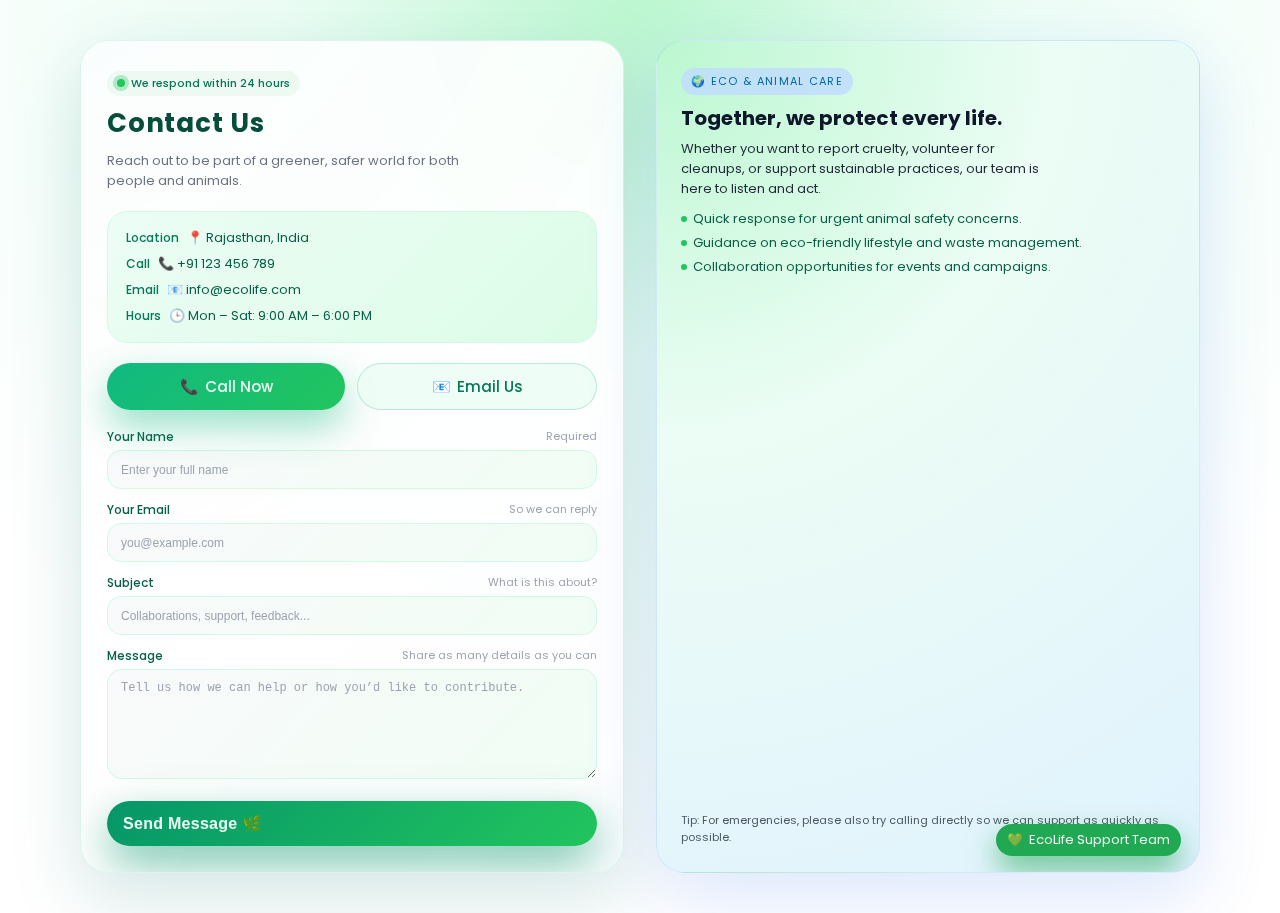
<file: frontend/src/components/contact.html>
<!DOCTYPE html>
<html lang="en">
<head>
  <meta charset="UTF-8">
  <title>Contact Us | EcoLife</title>
  <meta name="viewport" content="width=device-width, initial-scale=1.0">

  <!-- Poppins Font -->
  <link href="https://fonts.googleapis.com/css2?family=Poppins:wght@300;400;500;600&display=swap" rel="stylesheet">

  <!-- External CSS -->
  <link rel="stylesheet" href="../css/components/contact.css">
</head>

<body>
  <main class="page-shell">
    <!-- LEFT: Main contact card -->
    <section class="contact-card">
      <div class="contact-card-inner">
        <div class="badge">
          <span class="badge-dot"></span>
          We respond within 24 hours
        </div>

        <h2>Contact Us</h2>
        <p class="subtitle">
          Reach out to be part of a greener, safer world for both people and animals.
        </p>

        <div class="contact-info">
          <div class="contact-info-row">
            <span class="contact-label">Location</span>
            <span class="contact-value">📍 Rajasthan, India</span>
          </div>
          <div class="contact-info-row">
            <span class="contact-label">Call</span>
            <span class="contact-value">📞 +91 123 456 789</span>
          </div>
          <div class="contact-info-row">
            <span class="contact-label">Email</span>
            <span class="contact-value">📧 info@ecolife.com</span>
          </div>
          <div class="contact-info-row">
            <span class="contact-label">Hours</span>
            <span class="contact-value">🕒 Mon – Sat: 9:00 AM – 6:00 PM</span>
          </div>
        </div>

        <!-- CALL & EMAIL -->
        <div class="actions">
          <a class="pill-btn pill-primary" href="tel:+91123456789">
            <span>📞</span>
            <span>Call Now</span>
          </a>
          <a class="pill-btn pill-ghost" href="mailto:info@ecolife.com">
            <span>📧</span>
            <span>Email Us</span>
          </a>
        </div>

        <!-- DIRECT EMAIL FORM -->
        <form action="mailto:info@ecolife.com" method="post" enctype="text/plain">
          <div class="field">
            <label>
              Your Name
              <span class="hint">Required</span>
            </label>
            <input type="text" name="Name" placeholder="Enter your full name" required>
          </div>

          <div class="field">
            <label>
              Your Email
              <span class="hint">So we can reply</span>
            </label>
            <input type="email" name="Email" placeholder="you@example.com" required>
          </div>

          <div class="field">
            <label>
              Subject
              <span class="hint">What is this about?</span>
            </label>
            <input type="text" name="Subject" placeholder="Collaborations, support, feedback..." required>
          </div>

          <div class="field">
            <label>
              Message
              <span class="hint">Share as many details as you can</span>
            </label>
            <textarea name="Message" placeholder="Tell us how we can help or how you’d like to contribute." required></textarea>
          </div>

          <button type="submit">
            <span>Send Message 🌿</span>
          </button>
        </form>
      </div>
    </section>

    <!-- RIGHT: Visual / reassurance panel -->
    <aside class="side-panel">
      <div>
        <div class="side-badge">
          🌍 Eco & Animal Care
        </div>
        <h3 class="side-title">Together, we protect every life.</h3>
        <p class="side-text">
          Whether you want to report cruelty, volunteer for cleanups, or support sustainable practices, our team is here to listen and act.
        </p>

        <ul class="side-list">
          <li>
            <span class="side-bullet"></span>
            Quick response for urgent animal safety concerns.
          </li>
          <li>
            <span class="side-bullet"></span>
            Guidance on eco-friendly lifestyle and waste management.
          </li>
          <li>
            <span class="side-bullet"></span>
            Collaboration opportunities for events and campaigns.
          </li>
        </ul>
      </div>

      <p class="mini-note">
        Tip: For emergencies, please also try calling directly so we can support as quickly as possible.
      </p>

      <div class="floating-badge">
        <span>💚</span>
        <span>EcoLife Support Team</span>
      </div>
    </aside>
  </main>
</body>
</html>
</file>
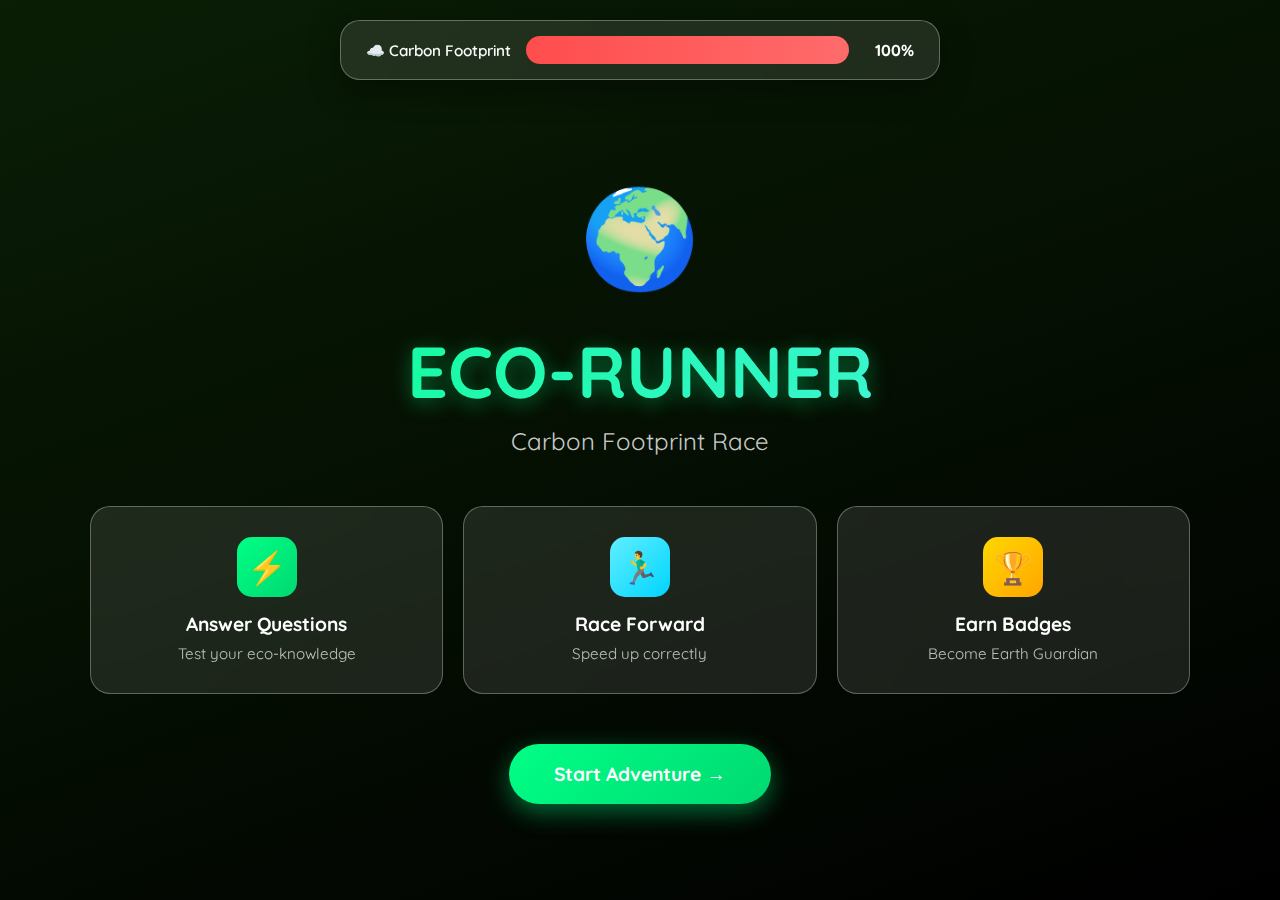
<file: frontend/src/pages/carbon-race.html>
<!DOCTYPE html>
<html lang="en">
<head>
    <meta charset="UTF-8">
    <meta name="viewport" content="width=device-width, initial-scale=1.0">
    <title>Eco-Runner: Carbon Race</title>
    <link href="https://fonts.googleapis.com/css2?family=Quicksand:wght@400;500;600;700&display=swap" rel="stylesheet">
    <link rel="stylesheet" href="../css/pages/carbon-race.css">
</head>
<body>
    <!-- Carbon Meter Fixed Top -->
    <div class="carbon-meter-fixed">
        <div class="meter-container">
            <span class="meter-label">☁️ Carbon Footprint</span>
            <div class="meter-bar">
                <div id="carbonFill" class="meter-fill"></div>
            </div>
            <span id="carbonValue" class="meter-value">100%</span>
        </div>
    </div>

    <!-- Main App -->
    <div class="app">
        
        <!-- Welcome Screen -->
        <div id="welcomeScreen" class="screen active">
            <div class="welcome-content">
                <div class="logo-badge">
                    <span class="badge-icon">🌍</span>
                </div>
                <h1 class="title">ECO-RUNNER</h1>
                <p class="subtitle">Carbon Footprint Race</p>

                <div class="features">
                    <div class="feature-card">
                        <div class="feature-icon green">⚡</div>
                        <h3>Answer Questions</h3>
                        <p>Test your eco-knowledge</p>
                    </div>
                    <div class="feature-card">
                        <div class="feature-icon cyan">🏃‍♂️</div>
                        <h3>Race Forward</h3>
                        <p>Speed up correctly</p>
                    </div>
                    <div class="feature-card">
                        <div class="feature-icon gold">🏆</div>
                        <h3>Earn Badges</h3>
                        <p>Become Earth Guardian</p>
                    </div>
                </div>

                <button id="startBtn" class="btn-primary">
                    Start Adventure →
                </button>
            </div>
        </div>

        <!-- Game Screen -->
        <div id="gameScreen" class="screen">
            <!-- Stats -->
            <div class="stats">
                <div class="stat-card">
                    <div class="stat-icon green">📍</div>
                    <div class="stat-info">
                        <span class="stat-label">Distance</span>
                        <span id="distanceValue" class="stat-value">0%</span>
                    </div>
                </div>
                <div class="stat-card">
                    <div class="stat-icon cyan">✅</div>
                    <div class="stat-info">
                        <span class="stat-label">Correct</span>
                        <span id="correctValue" class="stat-value">0</span>
                    </div>
                </div>
                <div class="stat-card">
                    <div class="stat-icon gold">⭐</div>
                    <div class="stat-info">
                        <span class="stat-label">Score</span>
                        <span id="scoreValue" class="stat-value">0</span>
                    </div>
                </div>
            </div>

            <!-- Race Track -->
            <div class="track">
                <div id="parallax" class="parallax-layer">
                    <span class="tree">🌲</span>
                    <span class="tree">🌳</span>
                    <span class="tree">🌲</span>
                    <span class="tree">🌳</span>
                    <span class="tree">🌲</span>
                </div>
                <div class="track-road"></div>
                <div id="hero" class="hero">🏃‍➡️</div>
                <div class="finish">🏁</div>
            </div>

            <p id="gameMsg" class="game-msg"></p>
        </div>

        <!-- Result Screen -->
        <div id="resultScreen" class="screen">
            <div class="certificate">
                <div class="cert-badge">
                    <span id="badgeEmoji" class="cert-emoji">🏆</span>
                </div>
                <h2 id="badgeTitle" class="cert-title">Earth Guardian</h2>
                <p id="badgeDesc" class="cert-desc">You're an eco-champion!</p>

                <div class="cert-stats">
                    <div class="cert-stat">
                        <span class="cert-label">Carbon</span>
                        <span id="finalCarbon" class="cert-value">45%</span>
                    </div>
                    <div class="cert-stat">
                        <span class="cert-label">Questions</span>
                        <span id="finalCorrect" class="cert-value">4/5</span>
                    </div>
                    <div class="cert-stat">
                        <span class="cert-label">Score</span>
                        <span id="finalScore" class="cert-value">220</span>
                    </div>
                </div>

                <button id="restartBtn" class="btn-primary">
                    Play Again 🔄
                </button>
            </div>
        </div>

    </div>

    <!-- Question Modal -->
    <div id="modal" class="modal">
        <div class="modal-bg"></div>
        <div class="modal-box">
            <div class="modal-header">
                <div class="modal-icon">🌍</div>
                <h3>Eco Question</h3>
            </div>
            <p id="questionText" class="question"></p>
            <div id="options" class="options"></div>
            <div id="feedback" class="feedback"></div>
        </div>
    </div>

    <script src="../js/pages/carbon-race.js"></script>
</body>
</html>
</file>
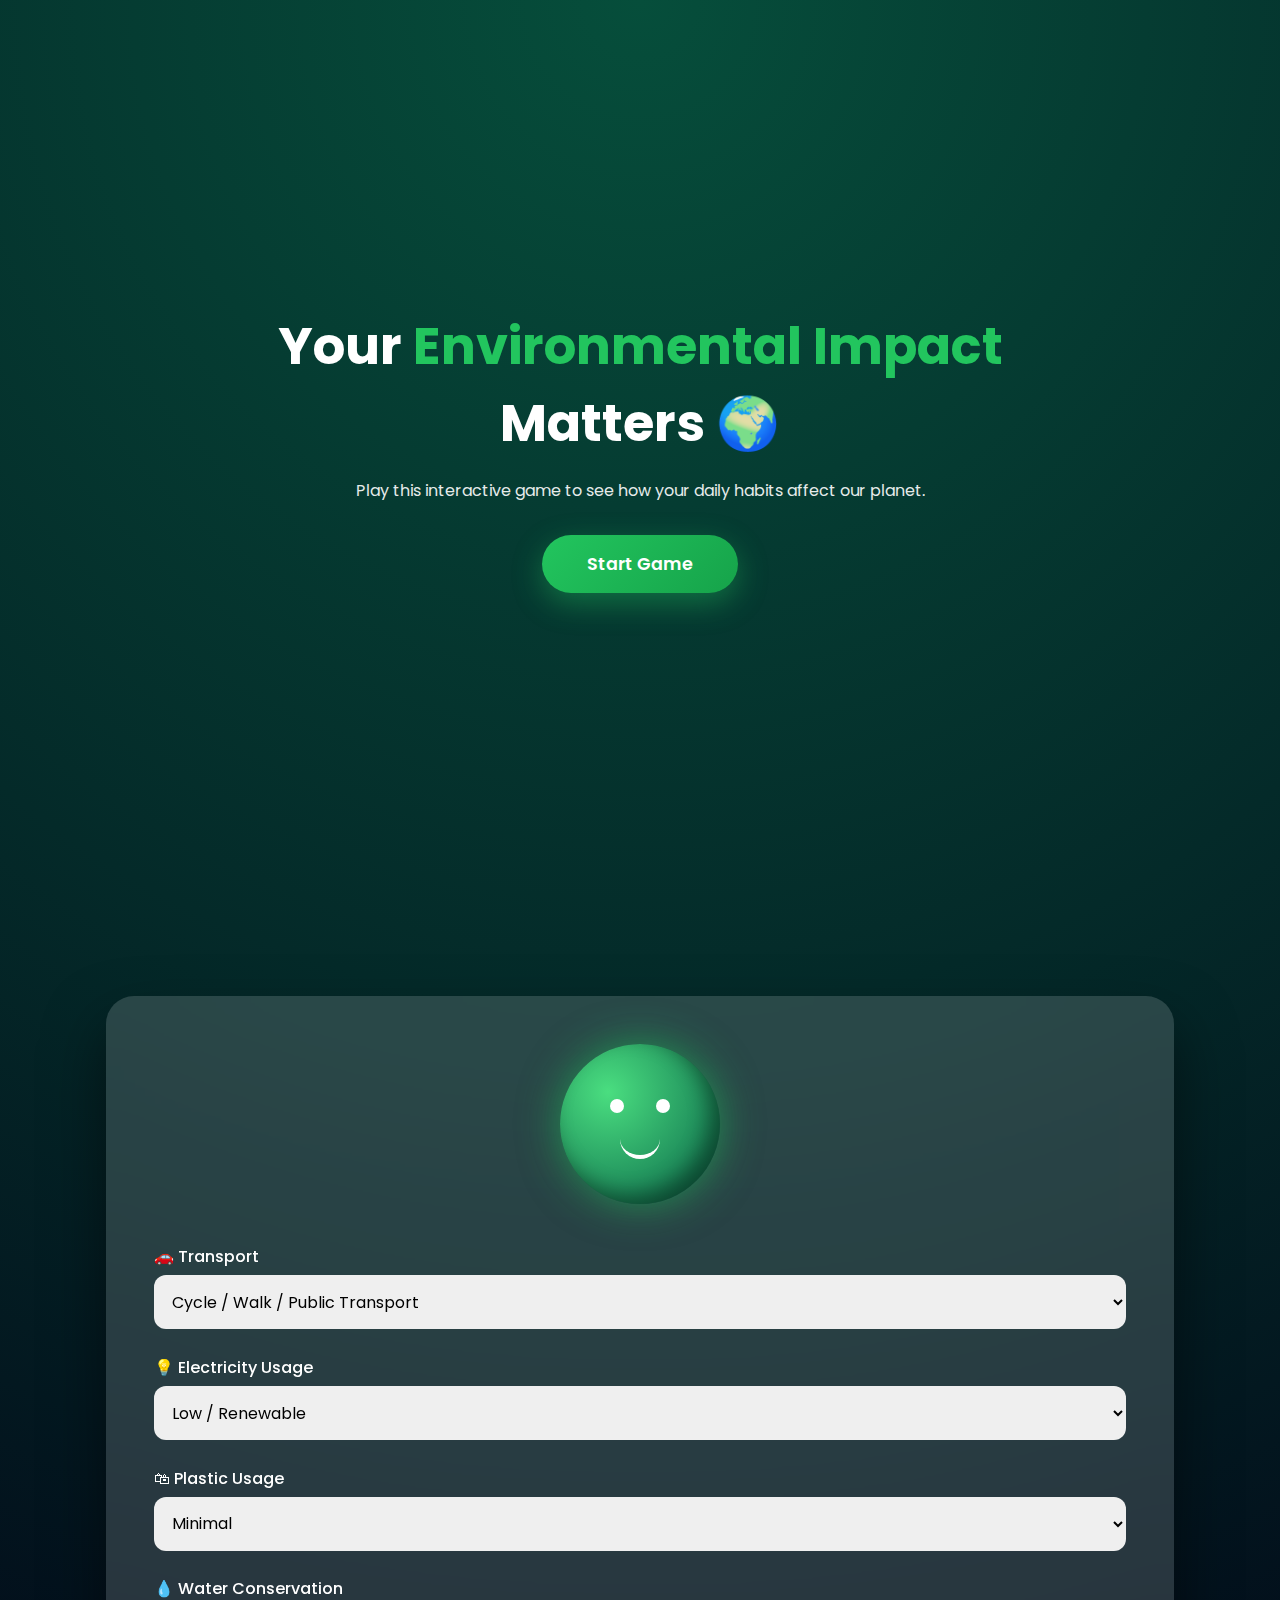
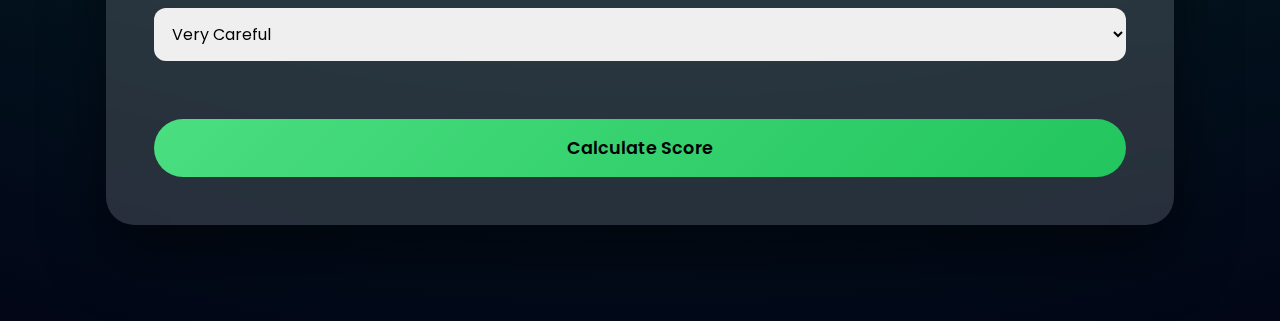
<file: frontend/src/pages/environment-game.html>
<!DOCTYPE html>
<html lang="en">
<head>
<meta charset="UTF-8">
<meta name="viewport" content="width=device-width, initial-scale=1.0">
<title>EcoLife | Environment Score Game</title>

<link href="https://fonts.googleapis.com/css2?family=Poppins:wght@300;400;600;700&display=swap" rel="stylesheet">

<style>
:root {
  --green: #22c55e;
  --dark: #020617;
  --glass: rgba(255,255,255,0.15);
}

* {
  margin: 0;
  padding: 0;
  box-sizing: border-box;
  font-family: "Poppins", sans-serif;
}

body {
  background: radial-gradient(circle at top, #064e3b, #020617);
  color: #fff;
  min-height: 100vh;
  overflow-x: hidden;
}

/* ================= HERO ================= */
.hero {
  min-height: 100vh;
  display: flex;
  align-items: center;
  justify-content: center;
  text-align: center;
  padding: 4rem 1rem;
}

.hero-box {
  max-width: 850px;
  animation: fadeUp 1.2s ease;
}

.hero h1 {
  font-size: 3.2rem;
  margin-bottom: 1rem;
}

.hero span {
  color: var(--green);
}

.hero p {
  opacity: 0.9;
  margin-bottom: 2rem;
}

.start-btn {
  padding: 1rem 2.8rem;
  border-radius: 50px;
  border: none;
  font-size: 1.1rem;
  font-weight: 600;
  cursor: pointer;
  background: linear-gradient(135deg, #22c55e, #16a34a);
  color: white;
  box-shadow: 0 10px 30px rgba(34,197,94,0.4);
  transition: transform 0.3s ease;
}

.start-btn:hover {
  transform: scale(1.08);
}

/* ================= GAME ================= */
section {
  padding: 6rem 1rem;
  max-width: 1100px;
  margin: auto;
}

.game-card {
  background: var(--glass);
  backdrop-filter: blur(20px);
  border-radius: 28px;
  padding: 3rem;
  box-shadow: 0 30px 60px rgba(0,0,0,0.5);
  animation: fadeUp 1.4s ease;
}

/* ================= EARTH AVATAR ================= */
.earth-wrapper {
  text-align: center;
  margin-bottom: 2.5rem;
  position: relative;
}

.earth {
  width: 160px;
  height: 160px;
  border-radius: 50%;
  background: radial-gradient(circle at 30% 30%, #4ade80, #065f46);
  margin: auto;
  position: relative;
  box-shadow: inset -10px -10px 20px rgba(0,0,0,0.4),
              0 0 40px rgba(34,197,94,0.6);
  transition: all 0.5s ease;
}

.earth::before,
.earth::after {
  content: "";
  position: absolute;
  background: #fff;
  border-radius: 50%;
}

.earth::before {
  width: 14px;
  height: 14px;
  top: 55px;
  left: 50px;
}

.earth::after {
  width: 14px;
  height: 14px;
  top: 55px;
  right: 50px;
}

.mouth {
  width: 40px;
  height: 20px;
  border-bottom: 4px solid #fff;
  border-radius: 0 0 40px 40px;
  position: absolute;
  bottom: 45px;
  left: 50%;
  transform: translateX(-50%);
  transition: all 0.4s ease;
}

.earth.sad .mouth {
  border-bottom: none;
  border-top: 4px solid #fff;
  top: 90px;
}

.earth.cracked {
  background: radial-gradient(circle, #555, #111);
  box-shadow: inset -10px -10px 20px rgba(0,0,0,0.7);
}

.crack {
  position: absolute;
  width: 3px;
  height: 100px;
  background: #222;
  top: 30px;
  left: 50%;
  transform: translateX(-50%);
  display: none;
}

.earth.cracked .crack {
  display: block;
}

/* ================= QUESTIONS ================= */
.question {
  margin-bottom: 1.6rem;
}

label {
  display: block;
  margin-bottom: 0.4rem;
  font-weight: 500;
}

select {
  width: 100%;
  padding: 0.9rem;
  border-radius: 12px;
  border: none;
  font-size: 1rem;
}

/* ================= BUTTON ================= */
.calculate-btn {
  margin-top: 2rem;
  width: 100%;
  padding: 1rem;
  border-radius: 50px;
  border: none;
  font-size: 1.1rem;
  font-weight: 600;
  cursor: pointer;
  background: linear-gradient(135deg, #4ade80, #22c55e);
}

/* ================= RESULT ================= */
.result {
  margin-top: 2.5rem;
  text-align: center;
  display: none;
}

.score {
  font-size: 3.2rem;
  font-weight: 700;
  color: var(--green);
}

.badge {
  margin-top: 0.5rem;
  font-weight: 600;
}

.tip {
  margin-top: 1rem;
  font-size: 0.95rem;
  opacity: 0.9;
}

/* ================= PROGRESS ================= */
.progress {
  margin-top: 1.5rem;
  height: 12px;
  background: rgba(255,255,255,0.2);
  border-radius: 10px;
  overflow: hidden;
}

.progress-bar {
  height: 100%;
  width: 0;
  background: linear-gradient(90deg, #22c55e, #84cc16);
  transition: width 1s ease;
}

/* ================= ANIMATIONS ================= */
@keyframes fadeUp {
  from { opacity: 0; transform: translateY(40px); }
  to { opacity: 1; transform: translateY(0); }
}
</style>
</head>

<body>

<!-- HERO -->
<div class="hero">
  <div class="hero-box">
    <h1>Your <span>Environmental Impact</span> Matters 🌍</h1>
    <p>Play this interactive game to see how your daily habits affect our planet.</p>
    <button class="start-btn" onclick="document.getElementById('game').scrollIntoView({behavior:'smooth'})">
      Start Game
    </button>
  </div>
</div>

<!-- GAME -->
<section id="game">
  <div class="game-card">

    <!-- EARTH -->
    <div class="earth-wrapper">
      <div class="earth" id="earth">
        <div class="mouth"></div>
        <div class="crack"></div>
      </div>
    </div>

    <!-- QUESTIONS -->
    <div class="question">
      <label>🚗 Transport</label>
      <select id="transport">
        <option value="10">Cycle / Walk / Public Transport</option>
        <option value="5">Occasional Car</option>
        <option value="0">Daily Car</option>
      </select>
    </div>

    <div class="question">
      <label>💡 Electricity Usage</label>
      <select id="electricity">
        <option value="10">Low / Renewable</option>
        <option value="5">Moderate</option>
        <option value="0">High</option>
      </select>
    </div>

    <div class="question">
      <label>🛍 Plastic Usage</label>
      <select id="plastic">
        <option value="10">Minimal</option>
        <option value="5">Occasional</option>
        <option value="0">High</option>
      </select>
    </div>

    <div class="question">
      <label>💧 Water Conservation</label>
      <select id="water">
        <option value="10">Very Careful</option>
        <option value="5">Average</option>
        <option value="0">Wasteful</option>
      </select>
    </div>

    <button class="calculate-btn" onclick="calculateScore()">Calculate Score</button>

    <!-- RESULT -->
    <div class="result" id="result">
      <div class="score" id="score">0</div>
      <div class="badge" id="badge"></div>
      <div class="tip" id="tip"></div>

      <div class="progress">
        <div class="progress-bar" id="progressBar"></div>
      </div>
    </div>

  </div>
</section>

<script>
function calculateScore() {
  const total =
    +transport.value +
    +electricity.value +
    +plastic.value +
    +water.value;

  const earth = document.getElementById("earth");
  const result = document.getElementById("result");

  document.getElementById("score").innerText = total;
  document.getElementById("progressBar").style.width = total + "%";
  result.style.display = "block";

  earth.classList.remove("sad", "cracked");

  if (total >= 35) {
    document.getElementById("badge").innerText = "🌟 Eco Hero";
    document.getElementById("tip").innerText = "Amazing! You're protecting the planet.";
  } else if (total >= 20) {
    document.getElementById("badge").innerText = "🌱 Green Learner";
    document.getElementById("tip").innerText = "Good job! Small improvements can make you an Eco Hero.";
  } else {
    document.getElementById("badge").innerText = "⚠️ Earth Needs Help";
    document.getElementById("tip").innerText = "Reduce waste, save energy, and protect nature.";
    earth.classList.add("sad", "cracked");
  }
}
</script>

</body>
</html>
</file>
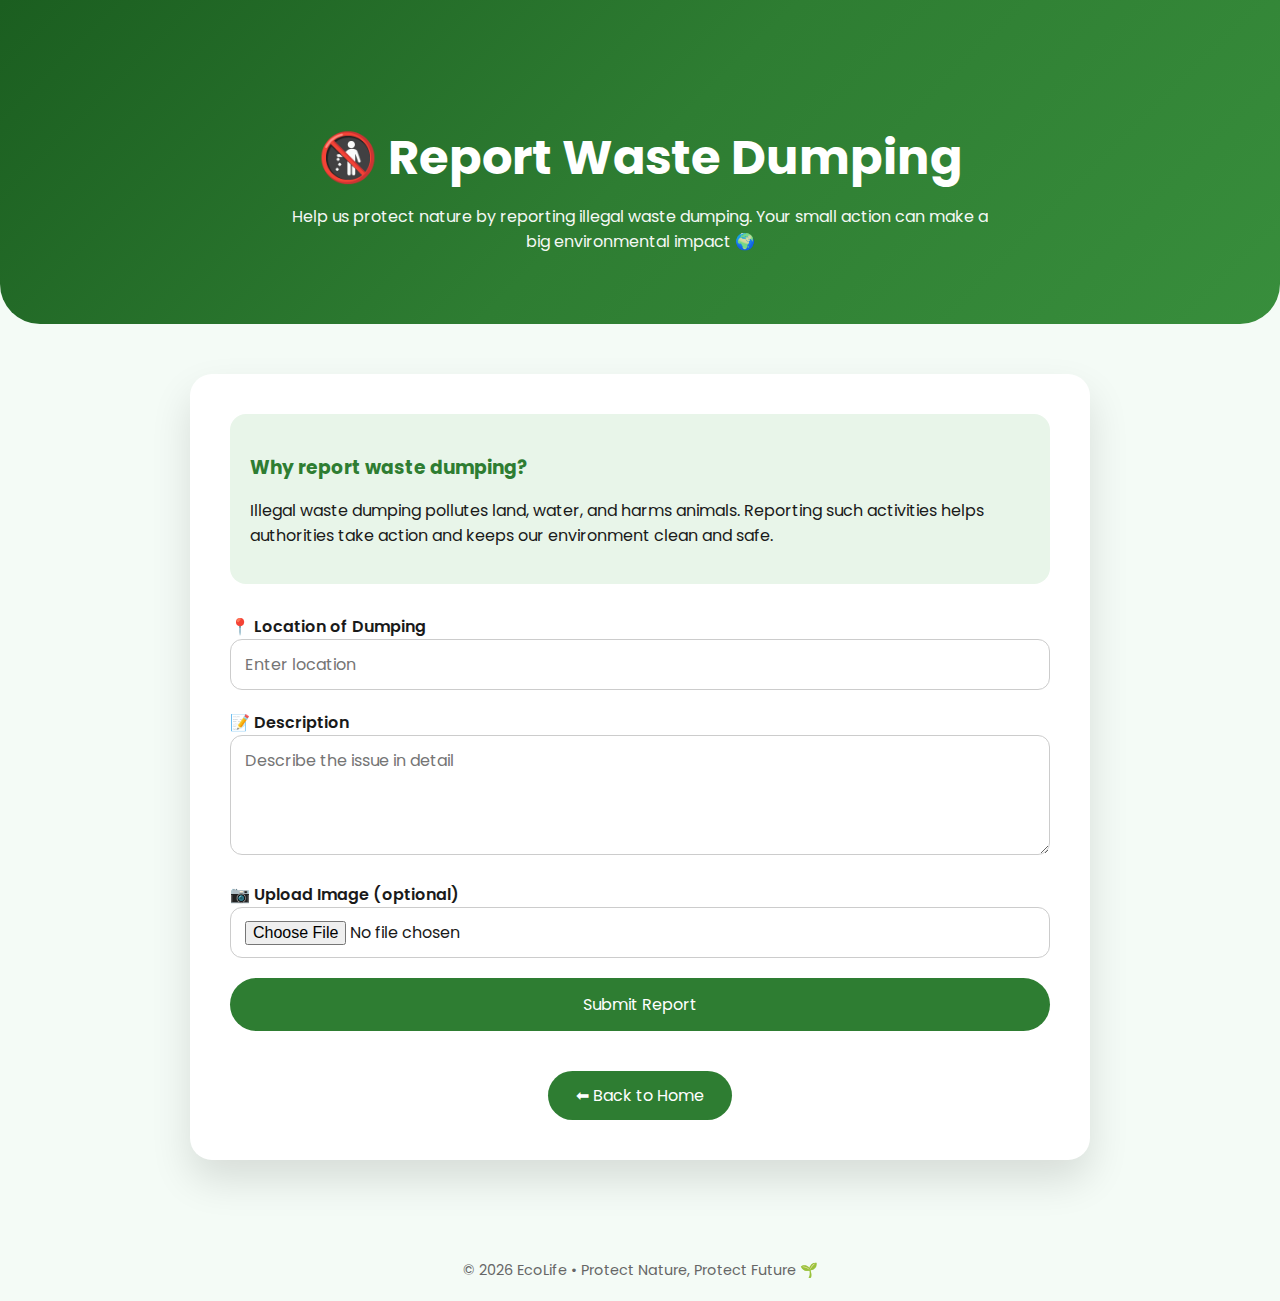
<file: frontend/src/pages/report-dumping.html>
<!-- report-dumping.html -->
 <!DOCTYPE html>
<html lang="en">
<head>
  <meta charset="UTF-8" />
  <title>Report Waste Dumping | EcoLife</title>
  <meta name="viewport" content="width=device-width, initial-scale=1.0" />

  <!-- Google Font -->
  <link href="https://fonts.googleapis.com/css2?family=Poppins:wght@400;600;700&display=swap" rel="stylesheet">

  <!-- Icons -->
  <link rel="stylesheet" href="https://cdnjs.cloudflare.com/ajax/libs/font-awesome/6.5.0/css/all.min.css">

  <style>
    :root {
      --green: #2e7d32;
      --green-dark: #1b5e20;
      --green-light: #e8f5e9;
      --bg: #f4fbf6;
      --white: #ffffff;
      --shadow: 0 20px 40px rgba(0,0,0,0.12);
    }

    * {
      box-sizing: border-box;
      font-family: "Poppins", sans-serif;
    }

    body {
      margin: 0;
      background: var(--bg);
      color: #1a1a1a;
    }

    /* ---------- HERO ---------- */
    .hero {
      text-align: center;
      padding: 90px 20px 70px;
      background: linear-gradient(135deg, #1b5e20, #2e7d32, #388e3c);
      color: white;
      border-bottom-left-radius: 40px;
      border-bottom-right-radius: 40px;
    }

    .hero h1 {
      font-size: 3rem;
      margin-bottom: 10px;
    }

    .hero p {
      opacity: 0.95;
      max-width: 700px;
      margin: auto;
    }

    /* ---------- CARD ---------- */
    .card {
      max-width: 900px;
      margin: 50px auto 80px;
      background: var(--white);
      padding: 40px;
      border-radius: 22px;
      box-shadow: var(--shadow);
    }

    .info {
      background: var(--green-light);
      padding: 20px;
      border-radius: 16px;
      margin-bottom: 30px;
    }

    .info h3 {
      color: var(--green);
      margin-bottom: 10px;
    }

    /* ---------- FORM ---------- */
    form {
      display: grid;
      gap: 20px;
    }

    label {
      font-weight: 600;
    }

    input, textarea {
      width: 100%;
      padding: 12px 14px;
      border-radius: 12px;
      border: 1px solid #ccc;
      font-size: 1rem;
    }

    textarea {
      resize: vertical;
      min-height: 120px;
    }

    input:focus, textarea:focus {
      outline: none;
      border-color: var(--green);
    }

    button {
      padding: 14px 28px;
      border-radius: 30px;
      border: none;
      font-size: 1rem;
      cursor: pointer;
      background: var(--green);
      color: white;
      transition: all 0.3s ease;
    }

    button:hover {
      background: var(--green-dark);
      transform: translateY(-3px);
      box-shadow: 0 10px 25px rgba(46,125,50,0.35);
    }

    .success {
      display: none;
      text-align: center;
      padding: 20px;
      background: #e8f5e9;
      border-radius: 16px;
      color: var(--green);
      font-weight: 600;
      margin-top: 20px;
    }

    /* ---------- BACK HOME ---------- */
    .back-home-wrapper {
      display: flex;
      justify-content: center;
      margin-top: 40px;
    }

    .back-home-btn {
      padding: 12px 28px;
      background: var(--green);
      color: #ffffff;
      border: none;
      border-radius: 30px;
      font-size: 1rem;
      cursor: pointer;
      transition: all 0.3s ease;
    }

    .back-home-btn:hover {
      background: var(--green-dark);
      transform: translateY(-3px);
      box-shadow: 0 10px 25px rgba(46,125,50,0.35);
    }

    footer {
      text-align: center;
      padding: 20px;
      font-size: 0.9rem;
      color: #666;
    }

    /* ---------- RESPONSIVE ---------- */
    @media (max-width: 768px) {
      .hero h1 {
        font-size: 2.3rem;
      }
      .card {
        padding: 25px;
      }
    }
  </style>
</head>

<body>

  <!-- HERO -->
  <section class="hero">
    <h1>🚯 Report Waste Dumping</h1>
    <p>
      Help us protect nature by reporting illegal waste dumping.
      Your small action can make a big environmental impact 🌍
    </p>
  </section>

  <!-- CONTENT -->
  <div class="card">

    <div class="info">
      <h3>Why report waste dumping?</h3>
      <p>
        Illegal waste dumping pollutes land, water, and harms animals.
        Reporting such activities helps authorities take action and
        keeps our environment clean and safe.
      </p>
    </div>

    <form id="reportForm">
      <div>
        <label>📍 Location of Dumping</label>
        <input type="text" placeholder="Enter location" required>
      </div>

      <div>
        <label>📝 Description</label>
        <textarea placeholder="Describe the issue in detail" required></textarea>
      </div>

      <div>
        <label>📷 Upload Image (optional)</label>
        <input type="file" accept="image/*">
      </div>

      <button type="submit">Submit Report</button>
    </form>

    <div class="success" id="successMsg">
      ✅ Thank you! Your report has been submitted successfully.
    </div>

    <!-- BACK HOME -->
    <div class="back-home-wrapper">
      <button class="back-home-btn" onclick="window.location.href='../index.html'">
        ⬅ Back to Home
      </button>
    </div>

  </div>

  <footer>
    © 2026 EcoLife • Protect Nature, Protect Future 🌱
  </footer>

  <script>
    const form = document.getElementById("reportForm");
    const successMsg = document.getElementById("successMsg");

    form.addEventListener("submit", function(e) {
      e.preventDefault();
      successMsg.style.display = "block";
      form.reset();
      window.scrollTo({ top: successMsg.offsetTop - 100, behavior: "smooth" });
    });
  </script>

</body>
</html>
</file>
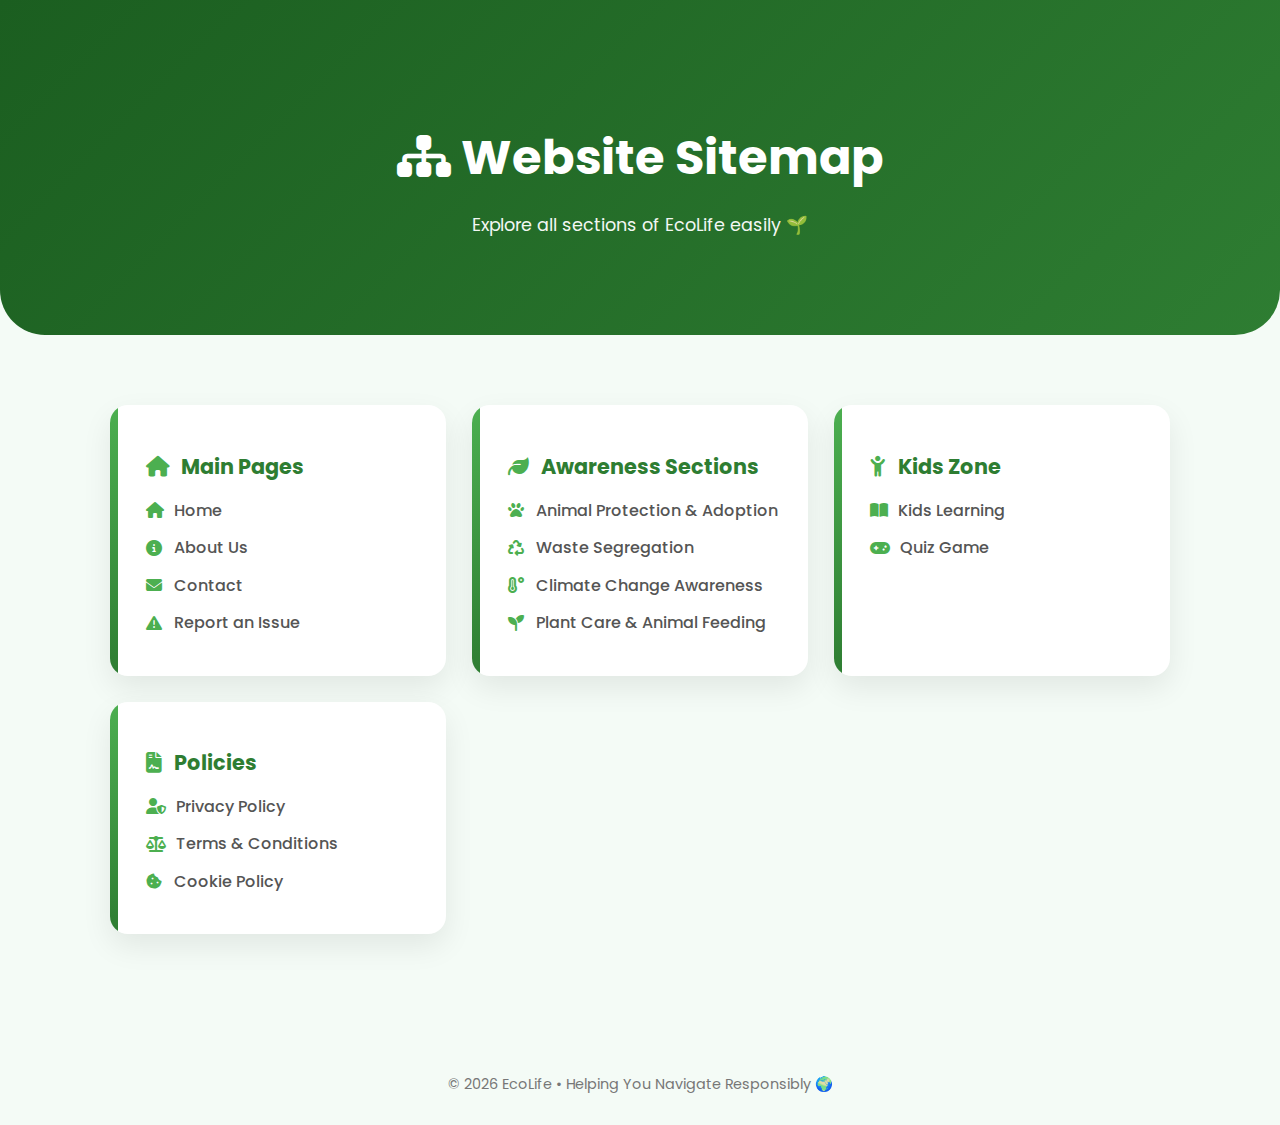
<file: frontend/src/pages/sitemap.html>
<!DOCTYPE html>
<html lang="en">
<head>
  <meta charset="UTF-8" />
  <title>Sitemap | EcoLife</title>
  <meta name="viewport" content="width=device-width, initial-scale=1.0" />

  <!-- Font & Icons -->
  <link rel="preconnect" href="https://fonts.googleapis.com">
  <link href="https://fonts.googleapis.com/css2?family=Poppins:wght@400;500;600;700&display=swap" rel="stylesheet">
  <link rel="stylesheet" href="https://cdnjs.cloudflare.com/ajax/libs/font-awesome/6.5.0/css/all.min.css">

  <style>
    :root {
      --green-dark: #1b5e20;
      --green-main: #2e7d32;
      --green-light: #4caf50;
      --bg-main: #f4fbf6;
      --card-bg: #ffffff;
      --text-dark: #1a1a1a;
      --text-muted: #555;
      --shadow: 0 12px 30px rgba(0,0,0,0.08);
      --radius: 18px;
    }

    * {
      box-sizing: border-box;
      font-family: "Poppins", sans-serif;
    }

    body {
      margin: 0;
      background: var(--bg-main);
      color: var(--text-dark);
    }

    /* ================= HERO ================= */
    .hero {
      text-align: center;
      padding: 90px 20px 80px;
      background: linear-gradient(135deg, #1b5e20, #2e7d32);
      color: #fff;
      border-bottom-left-radius: 45px;
      border-bottom-right-radius: 45px;
    }

    .hero h1 {
      font-size: 3rem;
      margin-bottom: 10px;
    }

    .hero p {
      font-size: 1.1rem;
      opacity: 0.95;
    }

    /* ================= CONTAINER ================= */
    .container {
      max-width: 1100px;
      margin: 50px auto 90px;
      padding: 20px;
      display: grid;
      grid-template-columns: repeat(auto-fit, minmax(280px, 1fr));
      gap: 26px;
    }

    /* ================= CARD ================= */
    .card {
      position: relative;
      background: var(--card-bg);
      border-radius: var(--radius);
      padding: 28px 28px 28px 36px;
      box-shadow: var(--shadow);
      transition: transform 0.3s ease, box-shadow 0.3s ease;
      overflow: hidden;
    }

    /* Green side strip */
    .card::before {
      content: "";
      position: absolute;
      top: 0;
      left: 0;
      width: 8px;
      height: 100%;
      background: linear-gradient(
        180deg,
        var(--green-light),
        var(--green-main)
      );
      border-top-left-radius: var(--radius);
      border-bottom-left-radius: var(--radius);
    }

    .card:hover {
      transform: translateY(-6px);
      box-shadow: 0 20px 45px rgba(0,0,0,0.12);
    }

    .card h2 {
      display: flex;
      align-items: center;
      gap: 12px;
      color: var(--green-main);
      margin-bottom: 16px;
      font-size: 1.3rem;
    }

    .card h2 i {
      color: var(--green-light);
    }

    .card ul {
      list-style: none;
      padding: 0;
      margin: 0;
    }

    .card li {
      margin-bottom: 12px;
    }

    .card a {
      display: inline-flex;
      align-items: center;
      gap: 10px;
      text-decoration: none;
      color: var(--text-muted);
      font-weight: 500;
      transition: color 0.3s ease, transform 0.3s ease;
    }

    .card a i {
      color: var(--green-light);
      min-width: 18px;
      transition: color 0.3s ease;
    }

    .card a:hover {
      color: var(--green-main);
      transform: translateX(4px);
    }

    .card a:hover i {
      color: var(--green-main);
    }

    /* ================= FOOTER ================= */
    footer {
      text-align: center;
      padding: 30px 20px;
      font-size: 0.9rem;
      color: #777;
    }

    @media (max-width: 600px) {
      .hero h1 {
        font-size: 2.2rem;
      }
    }
  </style>
</head>

<body>

  <!-- HERO -->
  <section class="hero">
    <h1><i class="fa-solid fa-sitemap"></i> Website Sitemap</h1>
    <p>Explore all sections of EcoLife easily 🌱</p>
  </section>

  <!-- CONTENT -->
  <section class="container">

    <!-- Main Pages -->
    <div class="card">
      <h2><i class="fa-solid fa-house"></i> Main Pages</h2>
      <ul>
        <li><a href="../index.html"><i class="fa-solid fa-house"></i> Home</a></li>
        <li><a href="about.html"><i class="fa-solid fa-circle-info"></i> About Us</a></li>
        <li><a href="contact.html"><i class="fa-solid fa-envelope"></i> Contact</a></li>
        <li><a href="report-dumping.html"><i class="fa-solid fa-triangle-exclamation"></i> Report an Issue</a></li>
      </ul>
    </div>

    <!-- Awareness -->
    <div class="card">
      <h2><i class="fa-solid fa-leaf"></i> Awareness Sections</h2>
      <ul>
        <li><a href="animal-first-aid.html"><i class="fa-solid fa-paw"></i> Animal Protection & Adoption</a></li>
        <li><a href="waste-segregation.html"><i class="fa-solid fa-recycle"></i> Waste Segregation</a></li>
        <li><a href="climate-awareness.html"><i class="fa-solid fa-temperature-high"></i> Climate Change Awareness</a></li>
        <li><a href="plant-care.html"><i class="fa-solid fa-seedling"></i> Plant Care & Animal Feeding</a></li>
      </ul>
    </div>

    <!-- Kids Zone -->
    <div class="card">
      <h2><i class="fa-solid fa-child-reaching"></i> Kids Zone</h2>
      <ul>
        <li><a href="kids-learning.html"><i class="fa-solid fa-book-open"></i> Kids Learning</a></li>
        <li><a href="quiz.html"><i class="fa-solid fa-gamepad"></i> Quiz Game</a></li>
      </ul>
    </div>

    <!-- Policies -->
    <div class="card">
      <h2><i class="fa-solid fa-file-contract"></i> Policies</h2>
      <ul>
        <li><a href="privacy-policy.html"><i class="fa-solid fa-user-shield"></i> Privacy Policy</a></li>
        <li><a href="terms-and-conditions.html"><i class="fa-solid fa-scale-balanced"></i> Terms & Conditions</a></li>
        <li><a href="cookie-policy.html"><i class="fa-solid fa-cookie-bite"></i> Cookie Policy</a></li>
      </ul>
    </div>

  </section>

  <footer>
    © 2026 EcoLife • Helping You Navigate Responsibly 🌍
  </footer>

</body>
</html>
</file>
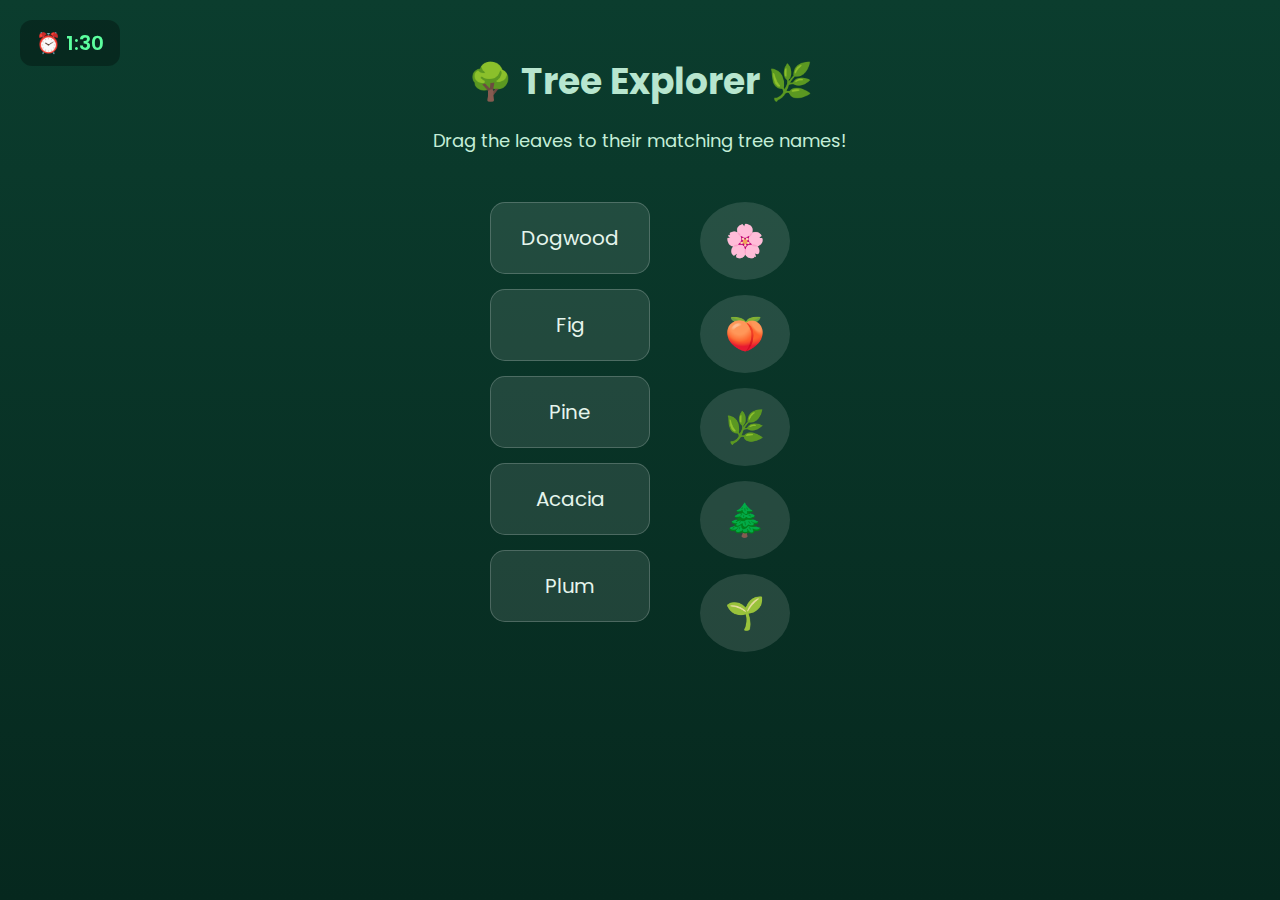
<file: frontend/src/pages/tree-explore.html>
<!DOCTYPE html>
<html lang="en">
<head>
  <meta charset="UTF-8">
  <meta name="viewport" content="width=device-width, initial-scale=1.0">
  <title>Tree Explorer - EcoLife</title>
  <link rel="stylesheet" href="../css/pages/tree-explore.css">
</head>
<body>

  <header class="header">
    <h1>🌳 Tree Explorer 🌿</h1>
    <p>Drag the leaves to their matching tree names!</p>
  </header>

  <div id="timer" class="timer">⏰ 1:30</div>

  <main class="game-container">
    <div class="trees">
      <!-- Tree cards generated dynamically -->
    </div>

    <div class="leaves">
      <!-- Leaves generated dynamically -->
    </div>
  </main>

  <div class="result"></div>

  <!-- Sounds -->
  <audio id="correct-sound" src="../assets/clap.mp3"></audio>
  <audio id="wrong-sound" src="../assets/wrong.mp3"></audio>
  <audio id="game-over-sound" src="../assets/game over.mp3"></audio>

  <script src="../js/pages/tree-explore.js"></script>
</body>
</html>
</file>
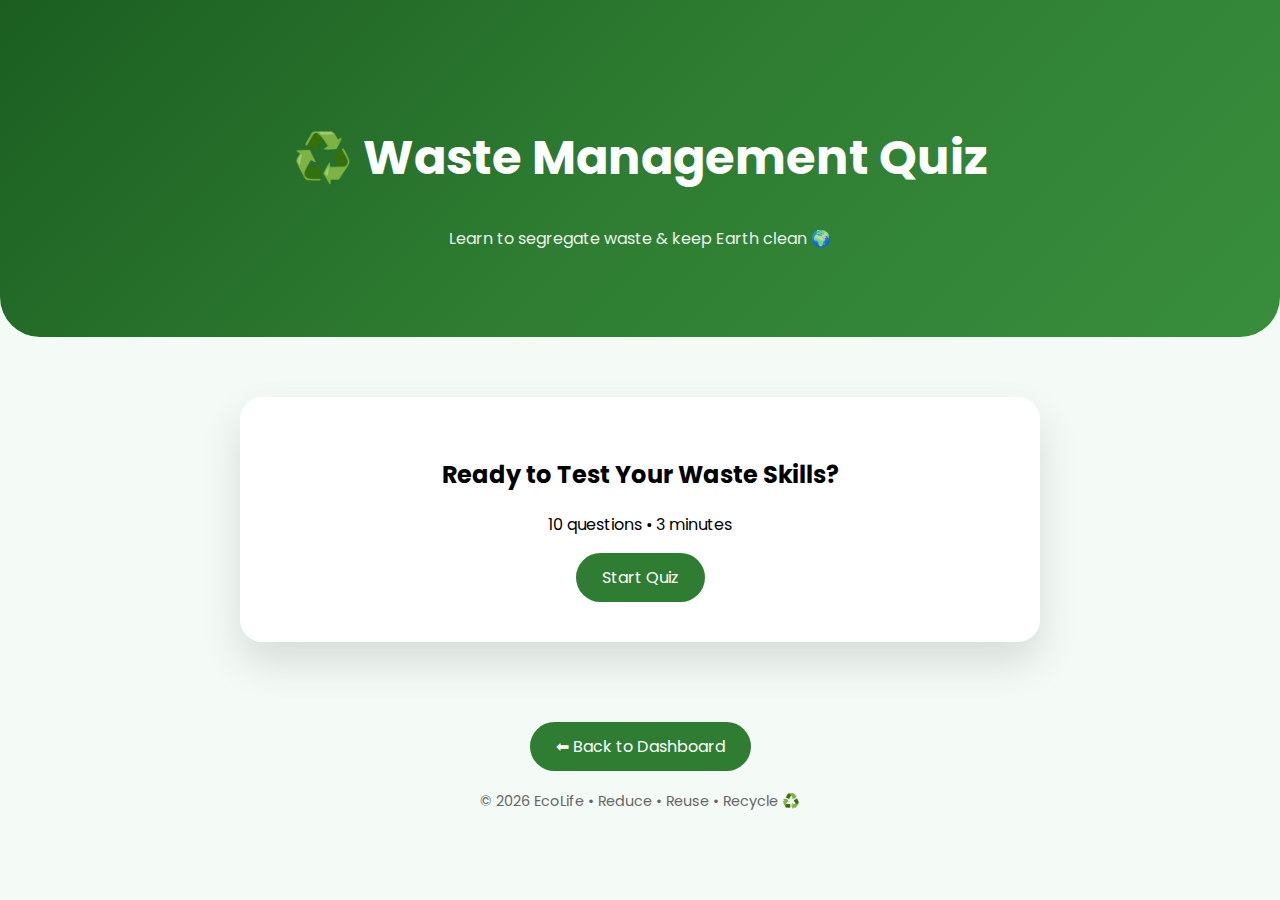
<file: frontend/src/pages/waste-management-quiz.html>
<!DOCTYPE html>
<html lang="en">
<head>
<meta charset="UTF-8">
<title>Waste Management Quiz | EcoLife</title>
<meta name="viewport" content="width=device-width, initial-scale=1.0">

<link href="https://fonts.googleapis.com/css2?family=Poppins:wght@400;600;700&display=swap" rel="stylesheet">
<link rel="stylesheet" href="https://cdnjs.cloudflare.com/ajax/libs/font-awesome/6.5.0/css/all.min.css">

<style>
:root{
  --green:#2e7d32;
  --light:#e8f5e9;
  --bg:#f4fbf6;
  --shadow:0 20px 40px rgba(0,0,0,.12);
}

*{box-sizing:border-box;font-family:Poppins,sans-serif}

body{
  margin:0;
  background:var(--bg);
  min-height:100vh;
}

/* HERO */
.hero{
  padding:90px 20px 70px;
  text-align:center;
  background:linear-gradient(135deg,#1b5e20,#2e7d32,#388e3c);
  color:white;
  border-bottom-left-radius:40px;
  border-bottom-right-radius:40px;
}

.hero h1{font-size:3rem}
.hero p{opacity:.9}

/* CARD */
.card{
  max-width:800px;
  margin:60px auto 80px;
  background:white;
  padding:40px;
  border-radius:22px;
  box-shadow:var(--shadow);
}

/* START */
#startScreen{text-align:center}
button{
  padding:12px 26px;
  border:none;
  border-radius:30px;
  background:var(--green);
  color:white;
  cursor:pointer;
  font-size:1rem;
  transition:.3s;
}
button:hover{
  background:#1b5e20;
  transform:translateY(-3px);
  box-shadow:0 10px 25px rgba(46,125,50,.35);
}

/* QUIZ */
#quizScreen{display:none}
.timer{
  background:var(--light);
  padding:8px 18px;
  border-radius:30px;
  display:inline-block;
  font-weight:600;
  margin-bottom:15px;
}
.question{font-size:1.3rem;margin-bottom:20px}

.option{
  background:#f7faf8;
  padding:14px 18px;
  border-radius:14px;
  margin-bottom:12px;
  cursor:pointer;
  border:2px solid transparent;
}
.option:hover{
  background:var(--light);
  transform:translateX(6px);
}
.option.selected{
  border-color:var(--green);
  background:var(--light);
}

/* RESULT */
#resultScreen{display:none;text-align:center}
.score{
  font-size:3rem;
  color:var(--green);
  margin:10px 0;
}

/* BACK */
.back-wrapper{
  display:flex;
  justify-content:center;
  margin-top:40px;
}

footer{
  text-align:center;
  padding:20px;
  font-size:.9rem;
  color:#666;
}
</style>
</head>

<body>

<div class="hero">
  <h1>♻️ Waste Management Quiz</h1>
  <p>Learn to segregate waste & keep Earth clean 🌍</p>
</div>

<div class="card">

  <!-- START -->
  <div id="startScreen">
    <h2>Ready to Test Your Waste Skills?</h2>
    <p>10 questions • 3 minutes</p>
    <button onclick="startQuiz()">Start Quiz</button>
  </div>

  <!-- QUIZ -->
  <div id="quizScreen">
    <div class="timer">⏳ Time Left: <span id="time">03:00</span></div>
    <div class="question" id="question"></div>
    <div id="options"></div>
    <button onclick="nextQuestion()">Next</button>
  </div>

  <!-- RESULT -->
  <div id="resultScreen">
    <h2>🎉 Quiz Completed!</h2>
    <div class="score" id="score"></div>
    <p id="remark"></p>
    <br>
    <button onclick="location.reload()">Play Again</button>
  </div>

</div>

<div class="back-wrapper">
  <button onclick="window.location.href='kids-quiz-dashboard.html'">⬅ Back to Dashboard</button>
</div>

<footer>
  © 2026 EcoLife • Reduce • Reuse • Recycle ♻️
</footer>

<script>
const questions=[
 {q:"Where should vegetable peels go?",o:["Dry Waste","Wet Waste","Plastic","Glass"],a:1},
 {q:"Which item is recyclable?",o:["Food waste","Plastic bottle","Used tissue","Leaves"],a:1},
 {q:"Where does broken glass go?",o:["Wet","Dry","Hazardous","Plastic"],a:2},
 {q:"Best way to reduce waste?",o:["Burn it","Reuse items","Throw away","Ignore"],a:1},
 {q:"Which bin for paper?",o:["Wet","Dry","Hazardous","Medical"],a:1},
 {q:"Plastic bags harm because?",o:["They dissolve","They pollute","They help soil","They vanish"],a:1},
 {q:"What is composting?",o:["Burning waste","Recycling plastic","Turning waste to manure","Dumping trash"],a:2},
 {q:"Used batteries go to?",o:["Wet","Dry","Hazardous","Recycle bin"],a:2},
 {q:"Which helps environment?",o:["Littering","Segregation","Burning trash","Plastic use"],a:1},
 {q:"Wet waste mainly comes from?",o:["Kitchen","Bathroom","Road","Factory"],a:0}
];

let index=0,score=0,time=180,timer;

function startQuiz(){
 startScreen.style.display="none";
 quizScreen.style.display="block";
 loadQuestion();
 startTimer();
}

function startTimer(){
 updateTime();
 timer=setInterval(()=>{
   time--;
   updateTime();
   if(time<=0){
     clearInterval(timer);
     showResult();
   }
 },1000);
}

function updateTime(){
 let m=Math.floor(time/60);
 let s=time%60;
 document.getElementById("time").textContent=`${m}:${s<10?'0':''}${s}`;
}

function loadQuestion(){
 let q=questions[index];
 question.textContent=`Q${index+1}. ${q.q}`;
 options.innerHTML="";
 q.o.forEach((opt,i)=>{
   let div=document.createElement("div");
   div.className="option";
   div.innerHTML=`<i class="fa-solid fa-trash"></i> ${opt}`;
   div.onclick=()=>selectOption(div,i);
   options.appendChild(div);
 });
}

function selectOption(el,i){
 document.querySelectorAll(".option").forEach(o=>o.classList.remove("selected"));
 el.classList.add("selected");
 el.dataset.correct=i===questions[index].a;
}

function nextQuestion(){
 let selected=document.querySelector(".option.selected");
 if(!selected) return alert("Please select an option 😊");
 if(selected.dataset.correct==="true") score++;
 index++;
 if(index<questions.length) loadQuestion();
 else showResult();
}

function showResult(){
 clearInterval(timer);
 quizScreen.style.display="none";
 resultScreen.style.display="block";
 document.getElementById("score").textContent=`${score} / ${questions.length}`;
 remark.textContent =
   score>=8 ? "🌟 Waste Warrior!" :
   score>=5 ? "👍 Good Effort!" :
   "🌱 Keep Learning!";
}
</script>

</body>
</html>
</file>
<file: frontend/src/css/components/contact.css>
:root {
  --primary: #059669;
  --primary-soft: #bbf7d0;
  --bg-top: #ecfdf5;
  --bg-bottom: #ffffff;
  --text-main: #022c22;
  --text-muted: #6b7280;
  --card-bg: rgba(255, 255, 255, 0.9);
  --border-soft: #d1fae5;
  --shadow-soft: 0 24px 70px rgba(15, 118, 110, 0.18);
  --radius-xl: 28px;
  --radius-lg: 20px;
}

* {
  box-sizing: border-box;
  margin: 0;
  padding: 0;
}

body {
  font-family: 'Poppins', sans-serif;
  background: radial-gradient(circle at top, #bbf7d0 0, #ecfdf5 32%, #ffffff 75%);
  min-height: 100vh;
  padding: 40px 16px;
  color: var(--text-main);
  display: flex;
  align-items: center;
  justify-content: center;
}

.page-shell {
  width: 100%;
  max-width: 1120px;
  display: grid;
  grid-template-columns: minmax(0, 1.1fr) minmax(0, 1.1fr);
  gap: 32px;
  align-items: stretch;
}

@media (max-width: 900px) {
  .page-shell {
    grid-template-columns: minmax(0, 1fr);
    gap: 24px;
  }
  body {
    padding: 24px 16px;
  }
}

.contact-card {
  background: var(--card-bg);
  backdrop-filter: blur(22px);
  border-radius: var(--radius-xl);
  padding: 28px 26px 26px;
  border: 1px solid rgba(16, 185, 129, 0.15);
  box-shadow: var(--shadow-soft);
  position: relative;
  overflow: hidden;
}

.contact-card::before {
  content: "";
  position: absolute;
  inset: -40%;
  background:
    radial-gradient(circle at 0% 0%, rgba(16, 185, 129, 0.22), transparent 55%),
    radial-gradient(circle at 100% 100%, rgba(59, 130, 246, 0.12), transparent 55%);
  opacity: 0.12;
  pointer-events: none;
}

.contact-card-inner {
  position: relative;
  z-index: 1;
}

.badge {
  display: inline-flex;
  align-items: center;
  gap: 6px;
  padding: 4px 10px;
  border-radius: 999px;
  background: rgba(22, 163, 74, 0.06);
  color: #047857;
  font-size: 11px;
  font-weight: 500;
  margin-bottom: 8px;
}

.badge-dot {
  width: 8px;
  height: 8px;
  border-radius: 999px;
  background: #22c55e;
  box-shadow: 0 0 0 4px rgba(34, 197, 94, 0.3);
}

h2 {
  font-size: 26px;
  letter-spacing: 0.03em;
  margin-bottom: 8px;
  color: #064e3b;
}

.subtitle {
  font-size: 13px;
  color: var(--text-muted);
  margin-bottom: 20px;
  max-width: 360px;
}

.contact-info {
  background: linear-gradient(135deg, #ecfdf5, #dcfce7);
  border-radius: var(--radius-lg);
  padding: 16px 18px;
  display: grid;
  gap: 6px;
  font-size: 13px;
  margin-bottom: 20px;
  border: 1px solid var(--border-soft);
}

.contact-info-row {
  display: flex;
  align-items: center;
  gap: 8px;
}

.contact-label {
  font-weight: 500;
  color: #047857;
  font-size: 12px;
}

.contact-value {
  color: #065f46;
}

.actions {
  display: flex;
  gap: 12px;
  margin-bottom: 18px;
  flex-wrap: wrap;
}

.pill-btn {
  flex: 1;
  min-width: 130px;
  text-align: center;
  padding: 11px 14px;
  border-radius: 999px;
  text-decoration: none;
  font-weight: 500;
  font-size: 13px;
  position: relative;
  overflow: hidden;
  cursor: pointer;
  border: none;
  outline: none;
  display: inline-flex;
  justify-content: center;
  align-items: center;
  gap: 6px;
  white-space: nowrap;
}

.pill-primary {
  color: #ecfdf5;
  background: linear-gradient(135deg, #10b981, #22c55e);
  box-shadow: 0 16px 38px rgba(16, 185, 129, 0.45);
}

.pill-ghost {
  color: #047857;
  background: rgba(236, 253, 245, 0.9);
  border: 1px solid rgba(16, 185, 129, 0.25);
}

.pill-btn span {
  font-size: 15px;
}

.pill-btn::after {
  content: "";
  position: absolute;
  inset: 0;
  background: radial-gradient(circle at 0 0, rgba(255, 255, 255, 0.42), transparent 55%);
  opacity: 0;
  transition: opacity 0.2s ease;
}

.pill-btn:hover::after {
  opacity: 1;
}

.pill-btn:hover {
  transform: translateY(-1px);
}

/* FORM */
form {
  display: grid;
  gap: 12px;
  margin-top: 6px;
}

.field {
  display: grid;
  gap: 4px;
}

label {
  font-size: 12px;
  color: #065f46;
  font-weight: 500;
  display: flex;
  align-items: center;
  justify-content: space-between;
}

.hint {
  font-size: 11px;
  color: #9ca3af;
  font-weight: 400;
}

input,
textarea {
  padding: 11px 13px;
  border-radius: 14px;
  border: 1px solid #d1fae5;
  background: linear-gradient(135deg, #f9fafb, #f0fdf4);
  font-size: 13px;
  color: var(--text-main);
  outline: none;
  transition: border-color 0.18s ease, box-shadow 0.18s ease, background 0.18s ease;
}

input::placeholder,
textarea::placeholder {
  color: #9ca3af;
  font-size: 12px;
}

input:focus,
textarea:focus {
  border-color: #34d399;
  box-shadow: 0 0 0 1px rgba(74, 222, 128, 0.4);
  background: #ffffff;
}

textarea {
  min-height: 110px;
  resize: vertical;
}

button[type="submit"] {
  margin-top: 10px;
  padding: 13px 16px;
  border-radius: 999px;
  border: none;
  background: linear-gradient(135deg, #059669, #22c55e);
  color: #ecfdf5;
  font-weight: 600;
  font-size: 14px;
  cursor: pointer;
  box-shadow: 0 18px 45px rgba(5, 150, 105, 0.55);
  transition: transform 0.18s ease, box-shadow 0.18s ease;
  display: inline-flex;
  align-items: center;
  gap: 8px;
  letter-spacing: 0.02em;
}

button[type="submit"]:hover {
  transform: translateY(-1px);
  box-shadow: 0 22px 60px rgba(5, 150, 105, 0.65);
}

button[type="submit"] span {
  font-size: 16px;
}

/* RIGHT PANEL – illustration / reassurance */
.side-panel {
  position: relative;
  border-radius: var(--radius-xl);
  overflow: hidden;
  padding: 26px 24px;
  background: radial-gradient(circle at top left, #bbf7d0 0, #ecfdf5 40%, #e0f2fe 100%);
  border: 1px solid rgba(59, 130, 246, 0.12);
  box-shadow: 0 24px 70px rgba(37, 99, 235, 0.16);
  display: flex;
  flex-direction: column;
  justify-content: space-between;
  gap: 22px;
}

.side-badge {
  font-size: 11px;
  text-transform: uppercase;
  letter-spacing: 0.12em;
  color: #0369a1;
  background: rgba(191, 219, 254, 0.8);
  border-radius: 999px;
  display: inline-flex;
  align-items: center;
  gap: 6px;
  padding: 5px 10px;
}

.side-title {
  font-size: 20px;
  color: #0f172a;
  margin-top: 8px;
  margin-bottom: 6px;
}

.side-text {
  font-size: 13px;
  color: #1f2937;
  max-width: 360px;
}

.side-list {
  margin-top: 10px;
  font-size: 13px;
  color: #065f46;
  display: grid;
  gap: 4px;
}

.side-list li {
  list-style: none;
  display: flex;
  align-items: center;
  gap: 6px;
}

.side-bullet {
  width: 6px;
  height: 6px;
  border-radius: 999px;
  background: #22c55e;
}

.mini-note {
  font-size: 11px;
  color: #4b5563;
  margin-top: 8px;
}

.floating-badge {
  position: absolute;
  right: 18px;
  bottom: 16px;
  font-size: 11px;
  padding: 6px 11px;
  border-radius: 999px;
  background: rgba(22, 163, 74, 0.95);
  color: #ecfdf5;
  display: inline-flex;
  align-items: center;
  gap: 6px;
  box-shadow: 0 14px 30px rgba(22, 163, 74, 0.6);
}

.floating-badge span {
  font-size: 13px;
}

@media (max-width: 900px) {
  .side-panel {
    order: -1;
    padding: 20px 18px;
  }
}
</file>
<file: frontend/src/css/pages/carbon-race.css>
* {
    margin: 0;
    padding: 0;
    box-sizing: border-box;
}

body {
    font-family: 'Quicksand', sans-serif;
    background: linear-gradient(160deg, #091E05 0%, #000000 100%);
    color: white;
    min-height: 100vh;
    overflow-x: hidden;
}

/* ===== CARBON METER ===== */
.carbon-meter-fixed {
    position: fixed;
    top: 20px;
    left: 50%;
    transform: translateX(-50%);
    width: 90%;
    max-width: 600px;
    z-index: 1000;
}

.meter-container {
    display: flex;
    align-items: center;
    gap: 15px;
    background: rgba(255, 255, 255, 0.1);
    backdrop-filter: blur(25px);
    border: 1px solid rgba(255, 255, 255, 0.3);
    border-radius: 20px;
    padding: 15px 25px;
    box-shadow: 0 8px 32px rgba(0, 0, 0, 0.4);
}

.meter-label {
    font-weight: 600;
    font-size: 0.95rem;
    white-space: nowrap;
}

.meter-bar {
    position: relative;
    flex: 1;
    height: 28px;
    background: rgba(0, 0, 0, 0.5);
    border-radius: 14px;
    overflow: hidden;
}

.meter-fill {
    position: absolute;
    left: 0;
    top: 0;
    height: 100%;
    width: 100%;
    background: linear-gradient(90deg, #FF4D4D, #FF6B6B);
    transition: width 0.5s ease;
}

.meter-fill.low {
    background: linear-gradient(90deg, #00FF87, #00D970);
}

.meter-fill.medium {
    background: linear-gradient(90deg, #FFD700, #FFA500);
}

.meter-value {
    font-weight: 700;
    font-size: 1rem;
    min-width: 50px;
    text-align: right;
}

/* ===== APP CONTAINER ===== */
.app {
    min-height: 100vh;
    display: flex;
    align-items: center;
    justify-content: center;
    padding: 120px 20px 40px;
}

.screen {
    display: none;
    width: 100%;
    max-width: 1100px;
    animation: fadeIn 0.5s ease;
}

.screen.active {
    display: block;
}

@keyframes fadeIn {
    from { opacity: 0; transform: translateY(20px); }
    to { opacity: 1; transform: translateY(0); }
}

/* ===== WELCOME SCREEN ===== */
.welcome-content {
    text-align: center;
}

.logo-badge {
    margin-bottom: 30px;
}

.badge-icon {
    font-size: 6rem;
    display: inline-block;
    animation: float 3s ease-in-out infinite;
}

@keyframes float {
    0%, 100% { transform: translateY(0); }
    50% { transform: translateY(-15px); }
}

.title {
    font-size: 4.5rem;
    font-weight: 700;
    background: linear-gradient(135deg, #00FF87, #60EFFF);
    -webkit-background-clip: text;
    -webkit-text-fill-color: transparent;
    margin-bottom: 10px;
    text-shadow: 0 4px 20px rgba(0, 255, 135, 0.4);
}

.subtitle {
    font-size: 1.5rem;
    color: rgba(255, 255, 255, 0.8);
    margin-bottom: 50px;
}

.features {
    display: grid;
    grid-template-columns: repeat(auto-fit, minmax(250px, 1fr));
    gap: 20px;
    margin-bottom: 50px;
}

.feature-card {
    background: rgba(255, 255, 255, 0.1);
    backdrop-filter: blur(25px);
    border: 1px solid rgba(255, 255, 255, 0.3);
    border-radius: 20px;
    padding: 30px;
    transition: all 0.3s ease;
}

.feature-card:hover {
    transform: translateY(-8px);
    box-shadow: 0 12px 40px rgba(0, 255, 135, 0.3);
}

.feature-icon {
    width: 60px;
    height: 60px;
    margin: 0 auto 15px;
    border-radius: 15px;
    display: flex;
    align-items: center;
    justify-content: center;
    font-size: 2rem;
}

.feature-icon.green {
    background: linear-gradient(135deg, #00FF87, #00D970);
}

.feature-icon.cyan {
    background: linear-gradient(135deg, #60EFFF, #00D4FF);
}

.feature-icon.gold {
    background: linear-gradient(135deg, #FFD700, #FFA500);
}

.feature-card h3 {
    font-size: 1.2rem;
    margin-bottom: 8px;
}

.feature-card p {
    color: rgba(255, 255, 255, 0.7);
    font-size: 0.95rem;
}

/* ===== BUTTONS ===== */
.btn-primary {
    padding: 18px 45px;
    font-size: 1.2rem;
    font-weight: 700;
    color: white;
    background: linear-gradient(135deg, #00FF87, #00D970);
    border: none;
    border-radius: 50px;
    cursor: pointer;
    font-family: 'Quicksand', sans-serif;
    box-shadow: 0 8px 24px rgba(0, 255, 135, 0.4);
    transition: all 0.3s ease;
}

.btn-primary:hover {
    transform: translateY(-3px);
    box-shadow: 0 12px 32px rgba(0, 255, 135, 0.6);
}

/* ===== GAME SCREEN ===== */
.stats {
    display: grid;
    grid-template-columns: repeat(auto-fit, minmax(180px, 1fr));
    gap: 20px;
    margin-bottom: 40px;
}

.stat-card {
    background: rgba(255, 255, 255, 0.1);
    backdrop-filter: blur(25px);
    border: 1px solid rgba(255, 255, 255, 0.3);
    border-radius: 18px;
    padding: 20px;
    display: flex;
    align-items: center;
    gap: 15px;
    box-shadow: 0 8px 32px rgba(0, 0, 0, 0.3);
    transition: transform 0.3s ease;
}

.stat-card:hover {
    transform: translateY(-5px) rotateX(5deg);
}

.stat-icon {
    width: 50px;
    height: 50px;
    border-radius: 12px;
    display: flex;
    align-items: center;
    justify-content: center;
    font-size: 1.5rem;
    flex-shrink: 0;
}

.stat-icon.green {
    background: linear-gradient(135deg, #00FF87, #00D970);
}

.stat-icon.cyan {
    background: linear-gradient(135deg, #60EFFF, #00D4FF);
}

.stat-icon.gold {
    background: linear-gradient(135deg, #FFD700, #FFA500);
}

.stat-info {
    display: flex;
    flex-direction: column;
}

.stat-label {
    font-size: 0.85rem;
    color: rgba(255, 255, 255, 0.7);
}

.stat-value {
    font-size: 1.8rem;
    font-weight: 700;
}

/* ===== RACE TRACK ===== */
.track {
    position: relative;
    height: 200px;
    background: rgba(255, 255, 255, 0.1);
    backdrop-filter: blur(25px);
    border: 1px solid rgba(255, 255, 255, 0.3);
    border-radius: 25px;
    overflow: hidden;
    margin-bottom: 30px;
    box-shadow: 0 8px 32px rgba(0, 0, 0, 0.4);
}

.parallax-layer {
    position: absolute;
    width: 200%;
    height: 100%;
    display: flex;
    justify-content: space-around;
    align-items: center;
    transition: transform 0.3s ease;
}

.tree {
    font-size: 2.5rem;
    opacity: 0.5;
    animation: sway 3s ease-in-out infinite;
}

.tree:nth-child(even) {
    animation-delay: 1s;
}

@keyframes sway {
    0%, 100% { transform: rotate(-2deg); }
    50% { transform: rotate(2deg); }
}

.track-road {
    position: absolute;
    bottom: 0;
    width: 100%;
    height: 50px;
    background: linear-gradient(180deg, transparent, rgba(0, 0, 0, 0.5));
    border-top: 2px solid rgba(255, 255, 255, 0.1);
}

.hero {
    position: absolute;
    bottom: 60px; 
    left: 0;
    font-size: 4.5rem;
    z-index: 10;
    transform: translateX(0) scaleX(-1); 
    transition: transform 0.1s linear; 
    will-change: transform;
    animation: run 0.5s ease-in-out infinite;
    filter: drop-shadow(0 12px 20px rgba(0, 0, 0, 0.6));
}

@keyframes run {
    0%, 100% { margin-bottom: 0; filter: drop-shadow(0 12px 20px rgba(0, 0, 0, 0.6)); }
    50% { margin-bottom: 12px; filter: drop-shadow(0 4px 8px rgba(0, 0, 0, 0.8)); }
}
.hero.slowed {
    filter: grayscale(1) contrast(1.2) drop-shadow(0 0 15px rgba(255, 77, 77, 0.5));
    animation: carbon-shake 0.4s ease;
}

@keyframes carbon-shake {
    0%, 100% { transform: translateX(0) scaleX(-1); }
    25% { transform: translateX(-8px) scaleX(-1); }
    75% { transform: translateX(8px) scaleX(-1); }
}

.finish {
    position: absolute;
    right: 30px;
    bottom: 50px;
    font-size: 3rem;
    animation: wave 2s ease-in-out infinite;
}

@keyframes wave {
    0%, 100% { transform: rotate(-5deg); }
    50% { transform: rotate(5deg); }
}

.game-msg {
    text-align: center;
    padding: 15px 30px;
    background: rgba(255, 255, 255, 0.1);
    backdrop-filter: blur(25px);
    border: 1px solid rgba(255, 255, 255, 0.3);
    border-radius: 50px;
    font-size: 1.1rem;
    font-weight: 600;
    display: inline-block;
}

/* ===== MODAL ===== */
.modal {
    display: none;
    position: fixed;
    top: 0;
    left: 0;
    width: 100%;
    height: 100%;
    z-index: 2000;
    align-items: center;
    justify-content: center;
}

.modal.active {
    display: flex;
    animation: modalFade 0.3s ease;
}

@keyframes modalFade {
    from { opacity: 0; }
    to { opacity: 1; }
}

.modal-bg {
    position: absolute;
    top: 0;
    left: 0;
    width: 100%;
    height: 100%;
    background: rgba(0, 0, 0, 0.8);
    backdrop-filter: blur(8px);
}

.modal-box {
    position: relative;
    width: 90%;
    max-width: 550px;
    background: rgba(255, 255, 255, 0.1);
    backdrop-filter: blur(25px);
    border: 1px solid rgba(255, 255, 255, 0.3);
    border-radius: 28px;
    padding: 40px 30px;
    box-shadow: 0 24px 64px rgba(0, 0, 0, 0.6);
    animation: scaleIn 0.4s cubic-bezier(0.34, 1.56, 0.64, 1);
}

@keyframes scaleIn {
    from { opacity: 0; transform: scale(0.7); }
    to { opacity: 1; transform: scale(1); }
}

.modal-header {
    text-align: center;
    margin-bottom: 25px;
}

.modal-icon {
    font-size: 4rem;
    margin-bottom: 10px;
}

.modal-header h3 {
    font-size: 1.8rem;
}

.question {
    font-size: 1.3rem;
    text-align: center;
    margin-bottom: 30px;
    line-height: 1.6;
}

.options {
    display: grid;
    gap: 12px;
    margin-bottom: 20px;
}

.option-btn {
    padding: 20px 25px;
    background: rgba(255, 255, 255, 0.08);
    border: 2px solid rgba(255, 255, 255, 0.2);
    border-radius: 16px;
    color: white;
    font-size: 1.05rem;
    font-weight: 600;
    cursor: pointer;
    transition: all 0.3s ease;
    font-family: 'Quicksand', sans-serif;
    text-align: left;
}

.option-btn:hover {
    transform: translateX(8px);
    border-color: #00FF87;
    background: rgba(0, 255, 135, 0.15);
    box-shadow: 0 8px 24px rgba(0, 255, 135, 0.3);
}

.option-btn:disabled {
    cursor: not-allowed;
    opacity: 0.7;
}

.option-btn.correct {
    background: linear-gradient(135deg, #00FF87, #00D970);
    border-color: #00FF87;
    box-shadow: 0 0 30px rgba(0, 255, 135, 0.6);
    animation: correctFlash 0.5s ease;
}

.option-btn.wrong {
    background: linear-gradient(135deg, #FF4D4D, #C62828);
    border-color: #FF4D4D;
    box-shadow: 0 0 30px rgba(255, 77, 77, 0.6);
    animation: wrongShake 0.5s ease;
}

@keyframes correctFlash {
    0%, 100% { transform: scale(1); }
    50% { transform: scale(1.05); }
}

@keyframes wrongShake {
    0%, 100% { transform: translateX(0); }
    25% { transform: translateX(-10px); }
    75% { transform: translateX(10px); }
}

.feedback {
    display: none;
    padding: 18px;
    border-radius: 14px;
    text-align: center;
    font-size: 1.1rem;
    font-weight: 700;
    animation: feedbackSlide 0.4s ease;
}

.feedback.active {
    display: block;
}

@keyframes feedbackSlide {
    from { opacity: 0; transform: translateY(-10px); }
    to { opacity: 1; transform: translateY(0); }
}

.feedback.correct {
    background: rgba(0, 255, 135, 0.2);
    border: 2px solid #00FF87;
    color: #00FF87;
}

.feedback.wrong {
    background: rgba(255, 77, 77, 0.2);
    border: 2px solid #FF4D4D;
    color: #FF4D4D;
}

/* ===== RESULT SCREEN ===== */
.certificate {
    max-width: 650px;
    margin: 0 auto;
    background: rgba(255, 255, 255, 0.1);
    backdrop-filter: blur(25px);
    border: 2px solid rgba(255, 255, 255, 0.3);
    border-radius: 30px;
    padding: 50px 40px;
    text-align: center;
    box-shadow: 0 24px 64px rgba(0, 0, 0, 0.5);
}

.cert-badge {
    width: 120px;
    height: 120px;
    margin: 0 auto 25px;
    background: linear-gradient(135deg, #00FF87, #60EFFF);
    border-radius: 50%;
    display: flex;
    align-items: center;
    justify-content: center;
    box-shadow: 0 0 40px rgba(0, 255, 135, 0.6);
    animation: badgeFloat 3s ease-in-out infinite;
}

@keyframes badgeFloat {
    0%, 100% { transform: translateY(0) rotate(0deg); }
    50% { transform: translateY(-10px) rotate(10deg); }
}

.cert-emoji {
    font-size: 4rem;
}

.cert-title {
    font-size: 2.5rem;
    font-weight: 700;
    margin-bottom: 10px;
    color: white;
}

.cert-desc {
    font-size: 1.2rem;
    color: rgba(255, 255, 255, 0.8);
    margin-bottom: 35px;
}

.cert-stats {
    display: grid;
    grid-template-columns: repeat(auto-fit, minmax(150px, 1fr));
    gap: 15px;
    margin-bottom: 35px;
}

.cert-stat {
    padding: 18px;
    background: rgba(255, 255, 255, 0.05);
    border-radius: 15px;
    border: 1px solid rgba(255, 255, 255, 0.1);
}

.cert-label {
    display: block;
    font-size: 0.9rem;
    color: rgba(255, 255, 255, 0.7);
    margin-bottom: 8px;
}

.cert-value {
    display: block;
    font-size: 2rem;
    font-weight: 700;
}

/* ===== RESPONSIVE ===== */
@media (max-width: 768px) {
    .title {
        font-size: 3rem;
    }

    .features {
        grid-template-columns: 1fr;
    }

    .stats {
        grid-template-columns: 1fr;
    }

    .track {
        height: 160px;
    }

    .hero {
        font-size: 3rem;
    }

    .tree {
        font-size: 2rem;
    }

    .modal-box {
        padding: 30px 20px;
    }

    .question {
        font-size: 1.1rem;
    }
}

@media (max-width: 480px) {
    .title {
        font-size: 2.5rem;
    }

    .hero {
        font-size: 2.5rem;
    }

    .cert-title {
        font-size: 2rem;
    }
}
</file>
<file: frontend/src/css/pages/tree-explore.css>
@import url('https://fonts.googleapis.com/css2?family=Poppins:wght@400;500;600;700&display=swap');

body {
  font-family: 'Poppins';
  background: linear-gradient(180deg, #0b3d2e, #06281e);
  color: #e5f5ec;
  margin: 0;
  padding: 0;
  display: flex;
  flex-direction: column;
  min-height: 100vh;
  align-items: center;
  overflow-x: hidden;
}

.header {
  text-align: center;
  margin: 30px 20px 10px 20px;
}

.header h1 {
  font-size: 36px;
  margin-bottom: 10px;
  color: #b7e6cf;
}

.header p {
  color: #c4eed8;
  font-size: 18px;
}

/* Timer at top-left */
#timer {
  position: fixed;
  top: 20px;
  left: 20px;
  font-size: 20px;
  font-weight: 600;
  color: #5cff9f;
  background: rgba(0,0,0,0.3);
  padding: 8px 16px;
  border-radius: 12px;
  z-index: 10;
}

/* Game container */
.game-container {
  display: flex;
  justify-content: center;
  gap: 50px;
  flex-wrap: wrap;
  margin: 20px;
}

.trees, .leaves {
  display: flex;
  flex-direction: column;
  gap: 15px; /* reduced gap */
}

.tree {
  background: rgba(255, 255, 255, 0.1);
  padding: 20px 30px;
  border-radius: 15px;
  border: 1px solid rgba(255,255,255,0.2);
  font-size: 20px;
  text-align: center;
  transition: 0.3s;
}

.tree.correct {
  background: #5cff9f;
  color: #063d28;
  box-shadow: 0 0 20px #5cff9f;
}

.tree.incorrect {
  background: #ff4c4c;
  color: #fff;
  box-shadow: 0 0 20px #ff4c4c;
}

.leaf {
  background: rgba(255, 255, 255, 0.12);
  padding: 15px 25px;
  border-radius: 50%;
  font-size: 32px;
  text-align: center;
  cursor: grab;
  transition: transform 0.3s, box-shadow 0.3s;
}

.leaf:active {
  transform: scale(1.2);
  box-shadow: 0 8px 20px rgba(0,0,0,0.5);
}

/* Result text */
.result {
  margin-top: 30px;
  font-size: 24px;
  color: #5cff9f;
  font-weight: 600;
  text-align: center;
}

/* buttons */
.btn-group {
  display: flex;
  justify-content: center;
  gap: 20px;
}

button.reset-btn {
  display: block;     
  margin: 20px auto 0 auto;
  background: linear-gradient(135deg, #5cff9f, #2fd77a);
  color: #063d28;
  border: none;
  padding: 10px 28px;
  border-radius: 16px;
  font-size: 16px;
  font-weight: 600;
  cursor: pointer;
  transition: transform 0.3s ease, box-shadow 0.3s ease;
}

button.exit-btn {
  display: block;     
  margin: 10px auto 0 auto;
  background: linear-gradient(135deg, #ff4c4c, #d73232);
  color: #fff;
  border: none;
  padding: 10px 28px;
  border-radius: 16px;
  font-size: 16px;
  font-weight: 600;
  cursor: pointer;
  transition: transform 0.3s ease, box-shadow 0.3s ease;
}

button.reset-btn:hover {
  transform: scale(1.05);
  box-shadow: 0 12px 30px rgba(92, 255, 159, 0.5);
}

button.exit-btn:hover {
  transform: scale(1.05);
  box-shadow: 0 12px 30px rgba(255, 76, 76, 0.5);
}

/* Glitter/Celebration effect */
.celebration {
  position: absolute;
  pointer-events: none;
  font-size: 24px;
  animation: floatUp 1s ease-out forwards;
  opacity: 1;
}

@keyframes floatUp {
  0% {
    transform: translateY(0) scale(1);
    opacity: 1;
  }
  50% {
    transform: translateY(-30px) scale(1.2);
    opacity: 1;
  }
  100% {
    transform: translateY(-80px) scale(0.8);
    opacity: 0;
  }
}

/* Responsive */
@media (max-width: 768px) {
  .game-container {
    flex-direction: column;
    align-items: center;
    gap: 30px;
  }

  .header h1 {
    font-size: 28px;
  }

  .header p {
    font-size: 16px;
  }

  #timer {
    font-size: 18px;
    padding: 6px 12px;
  }
}
</file>
